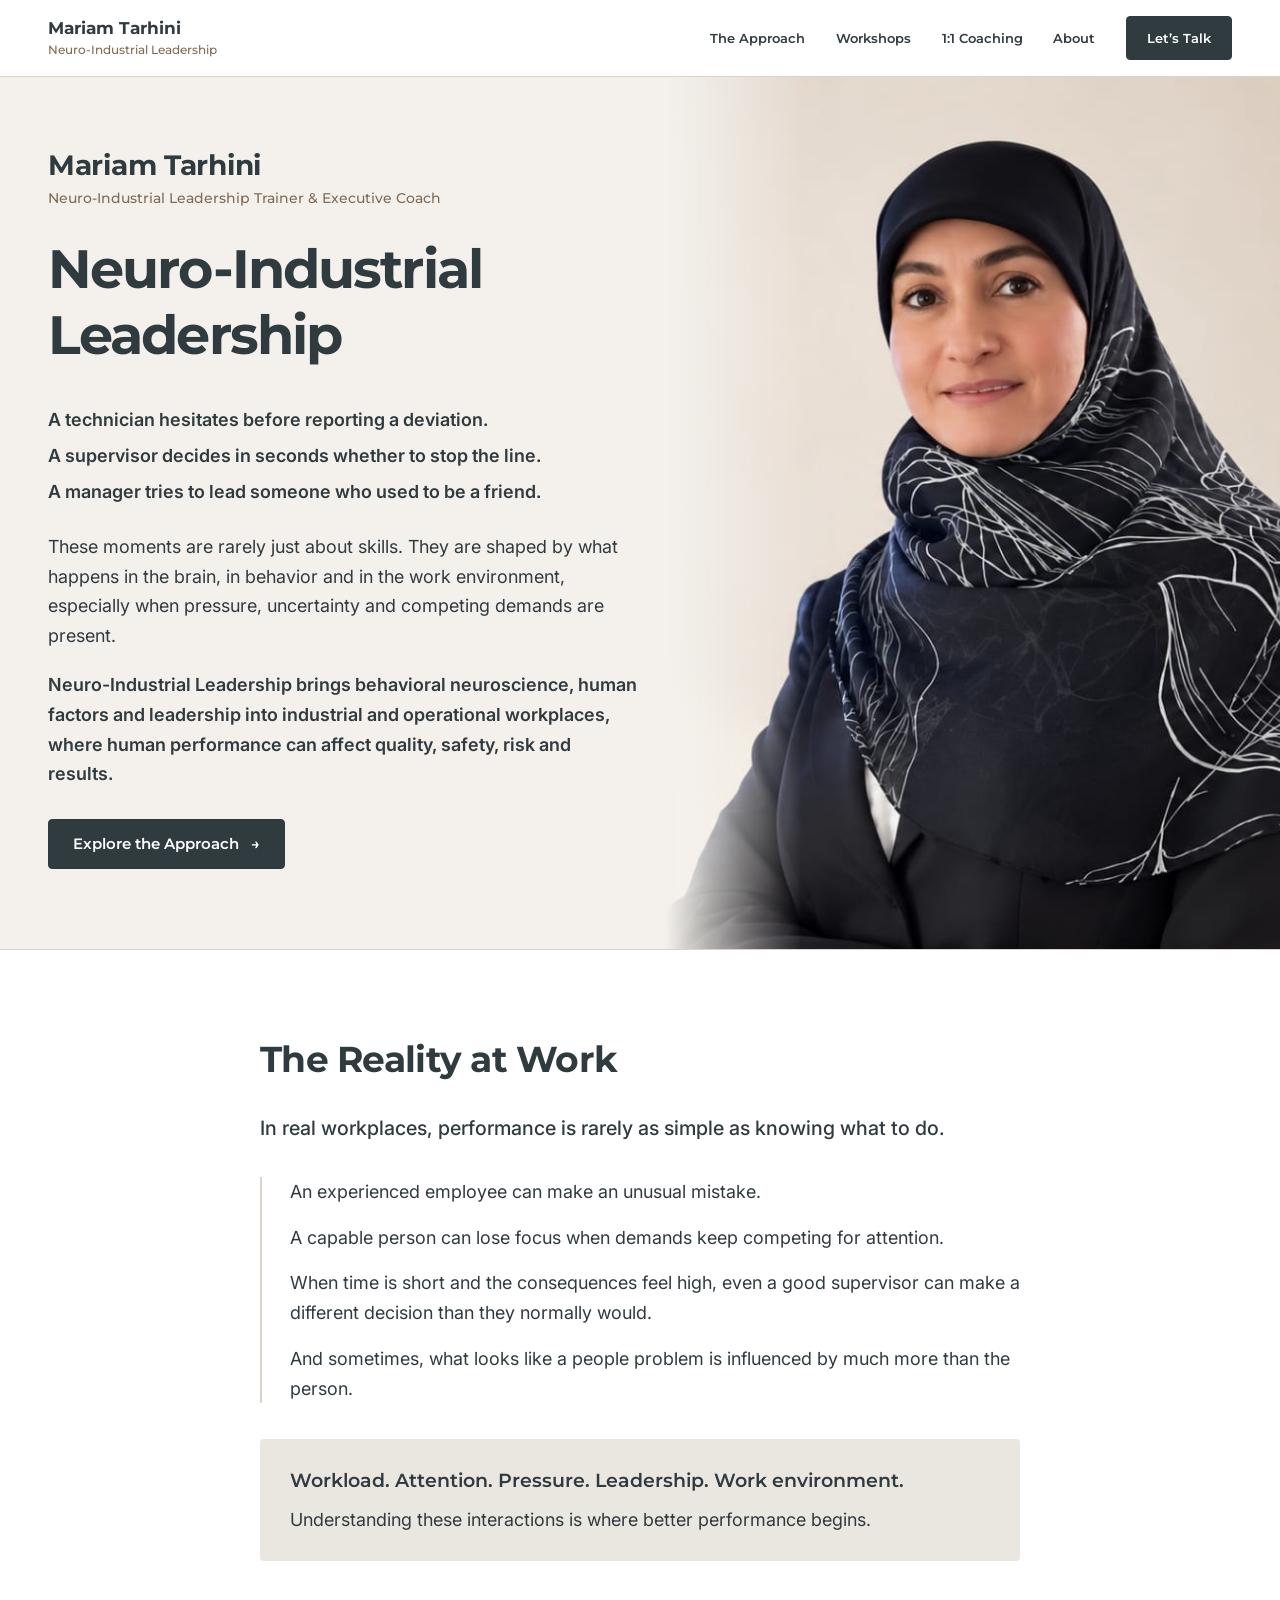
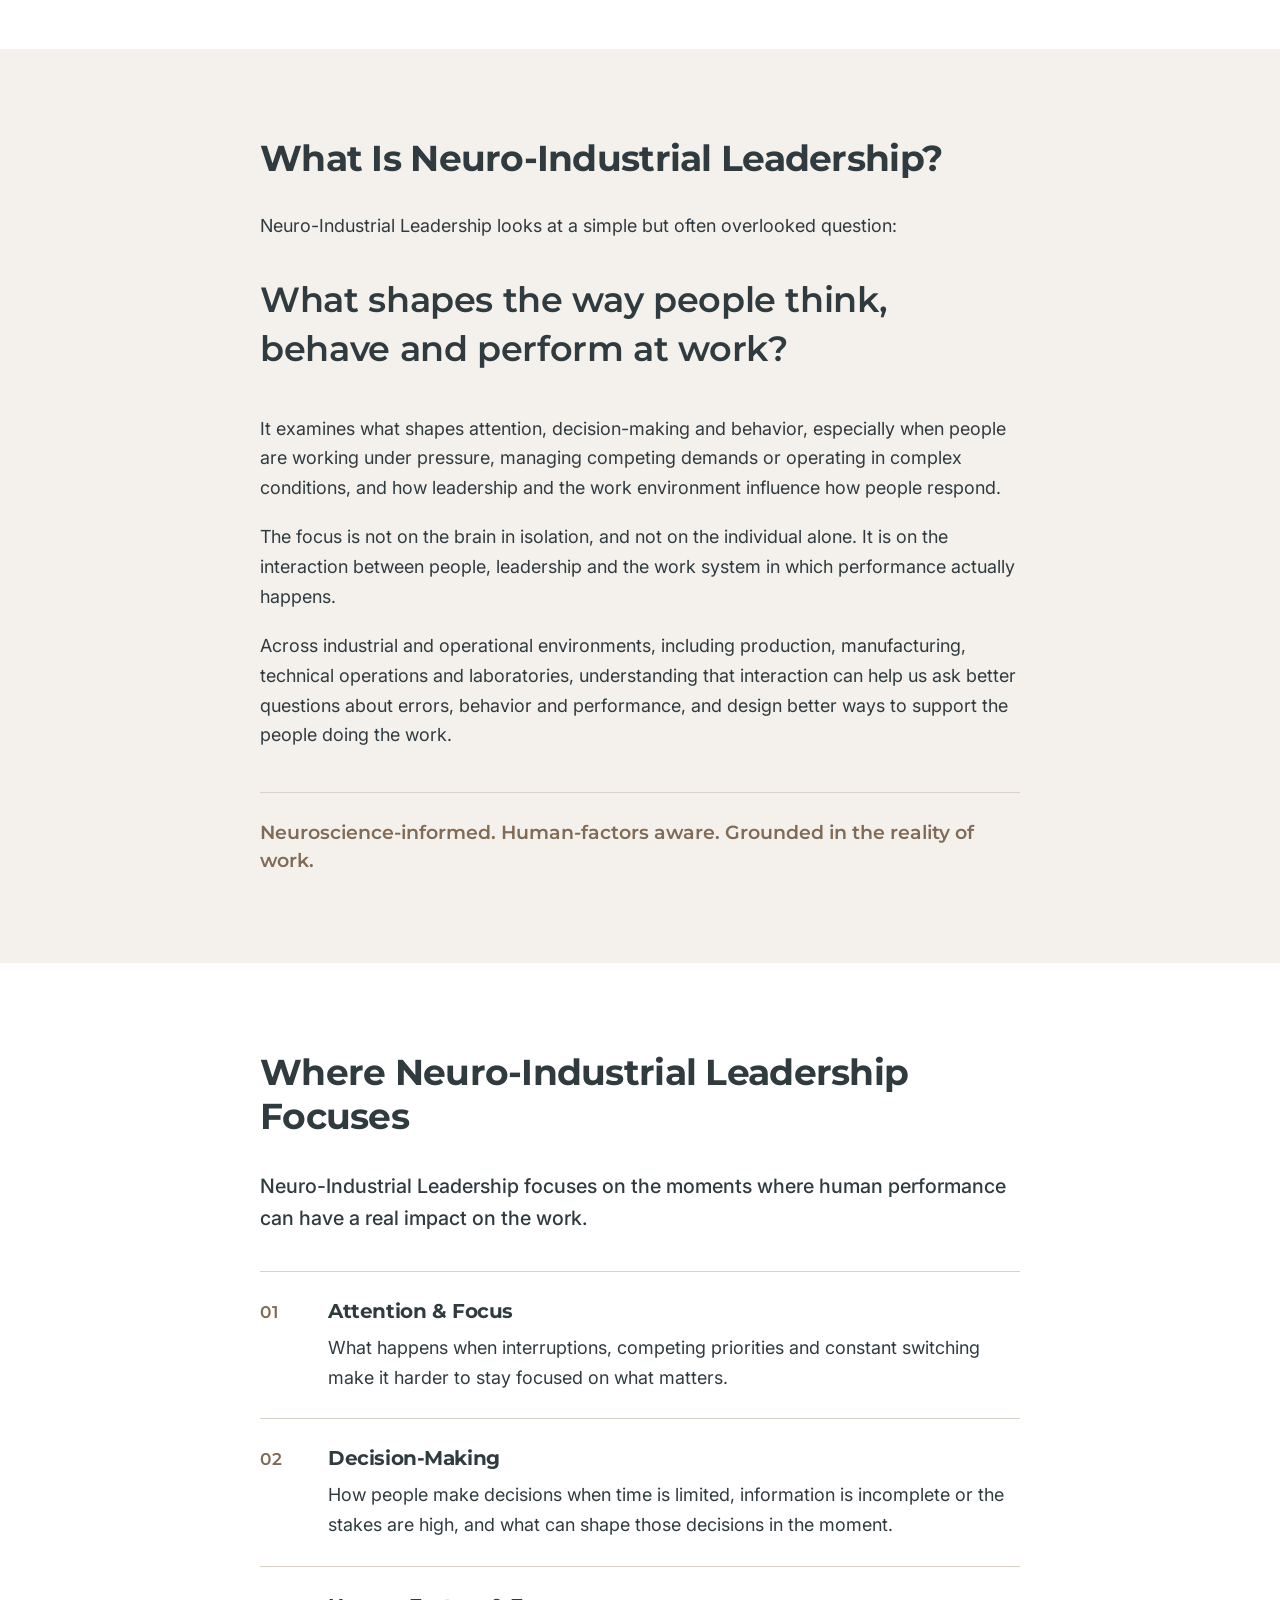
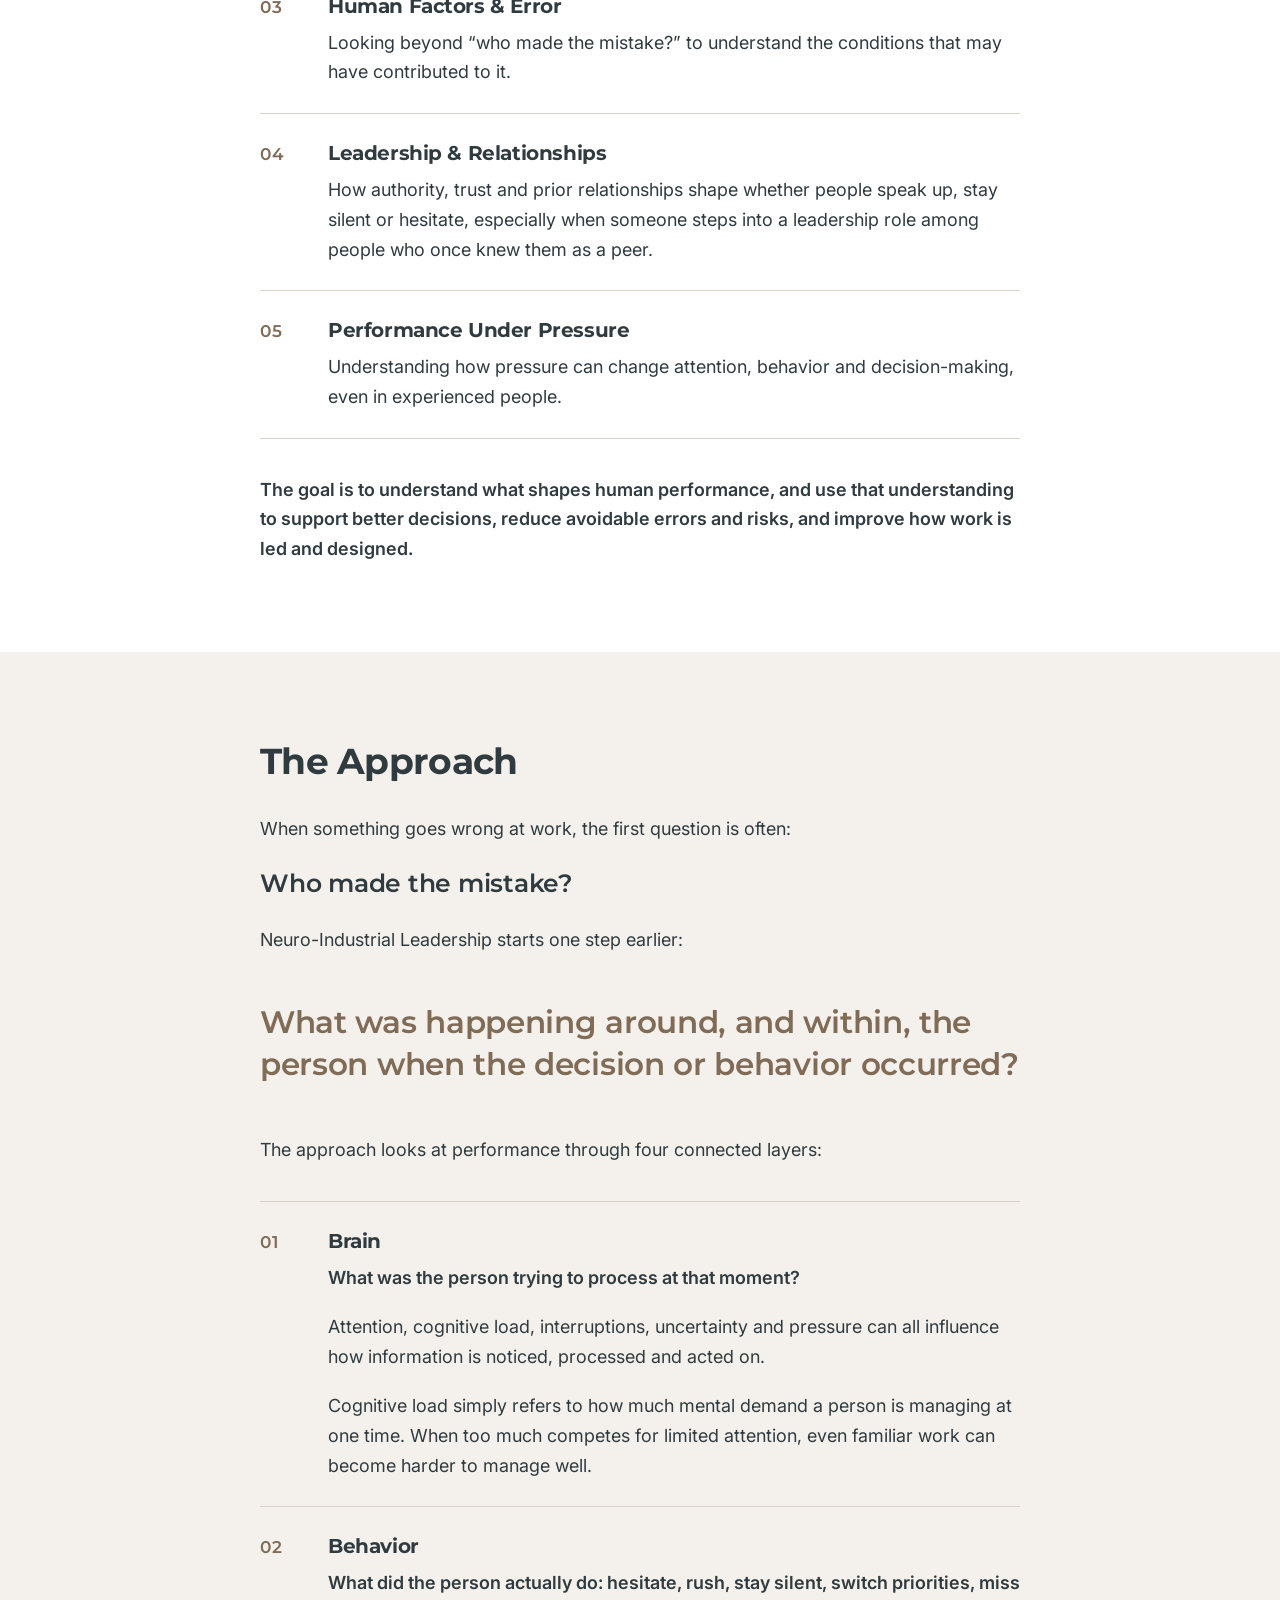
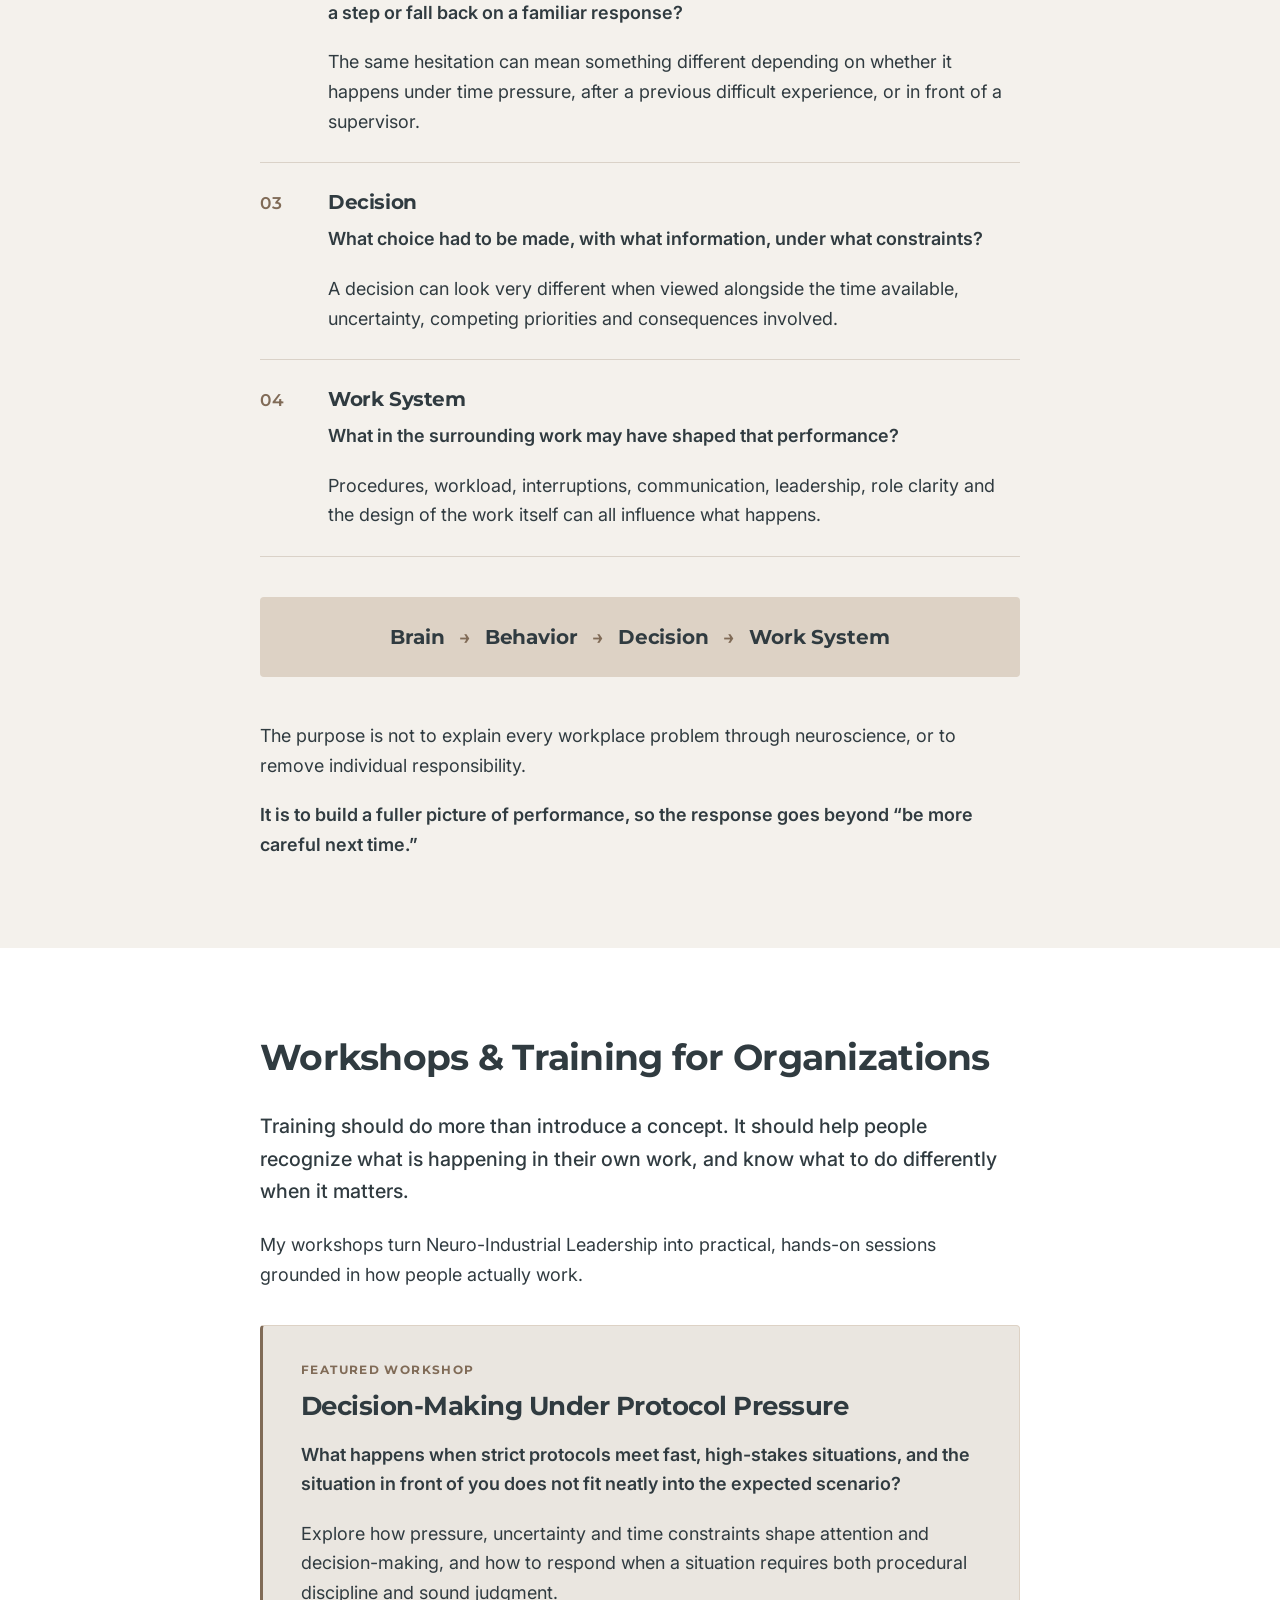
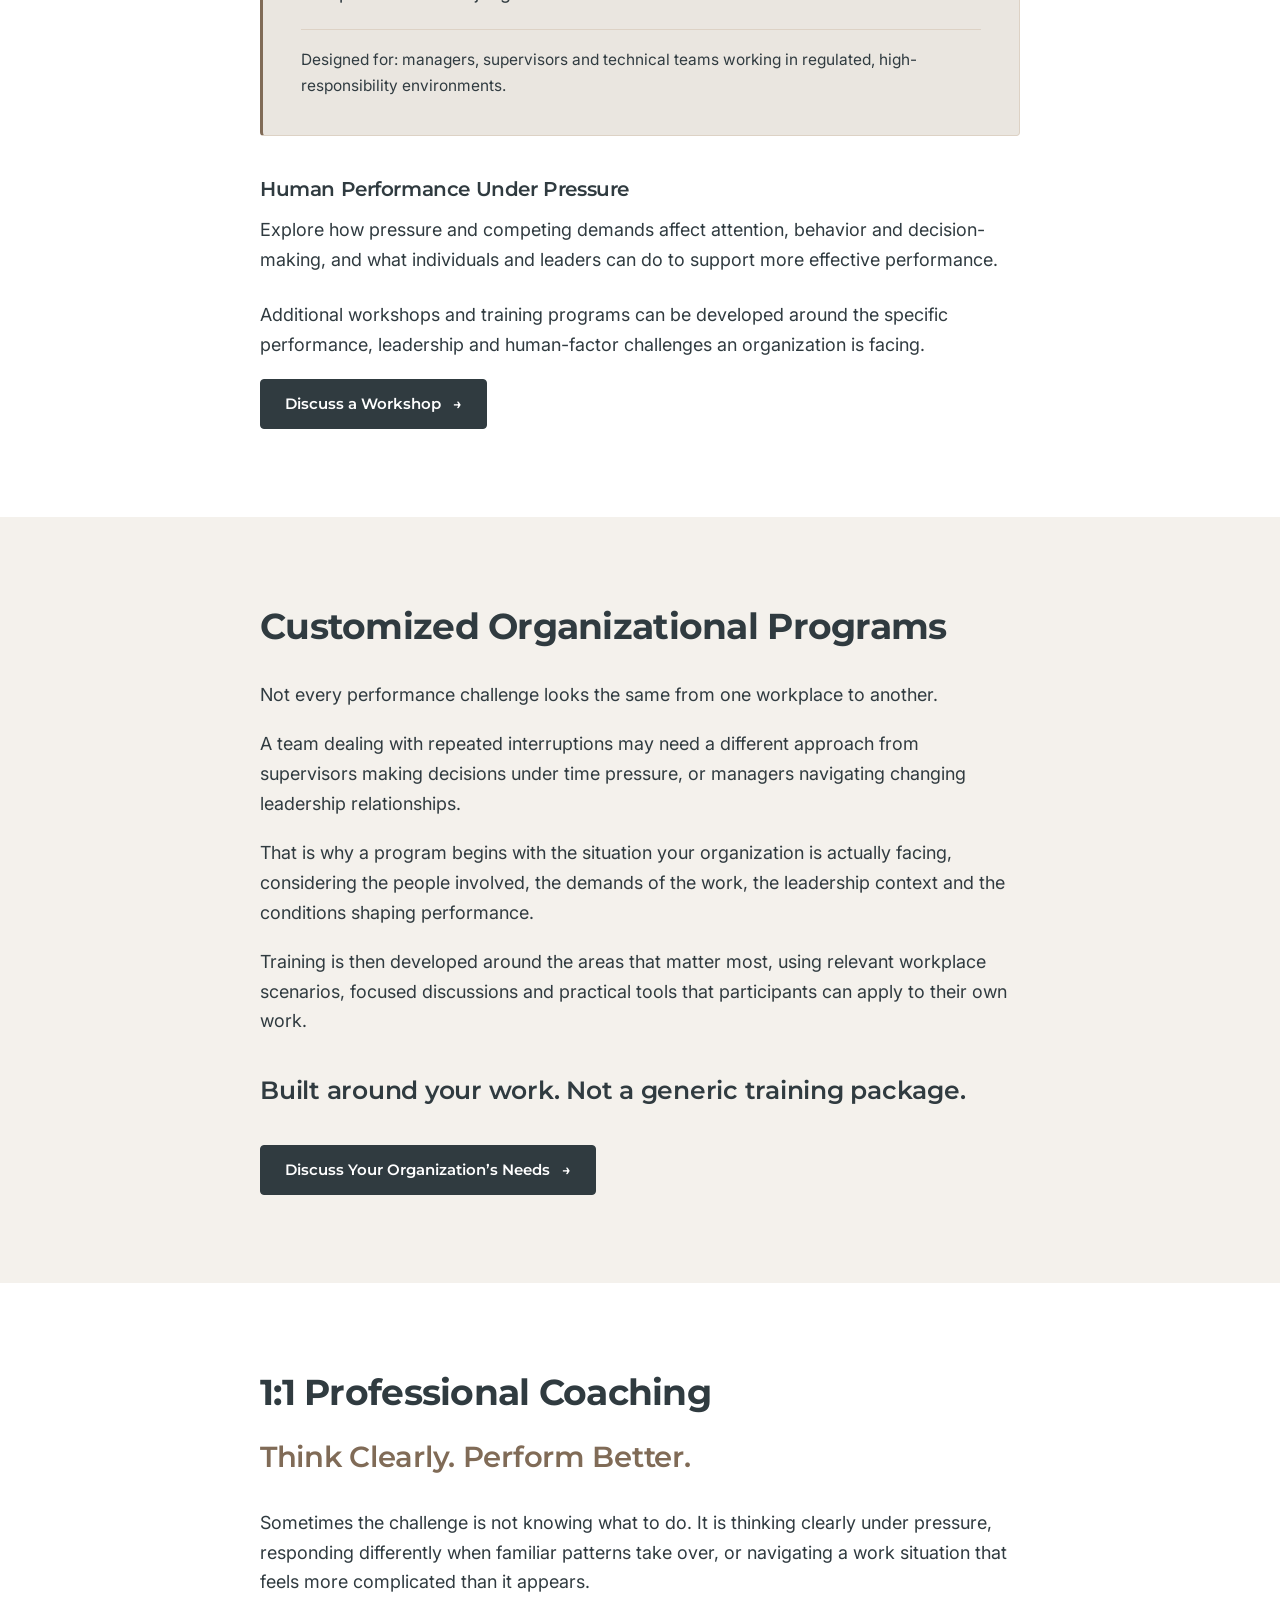
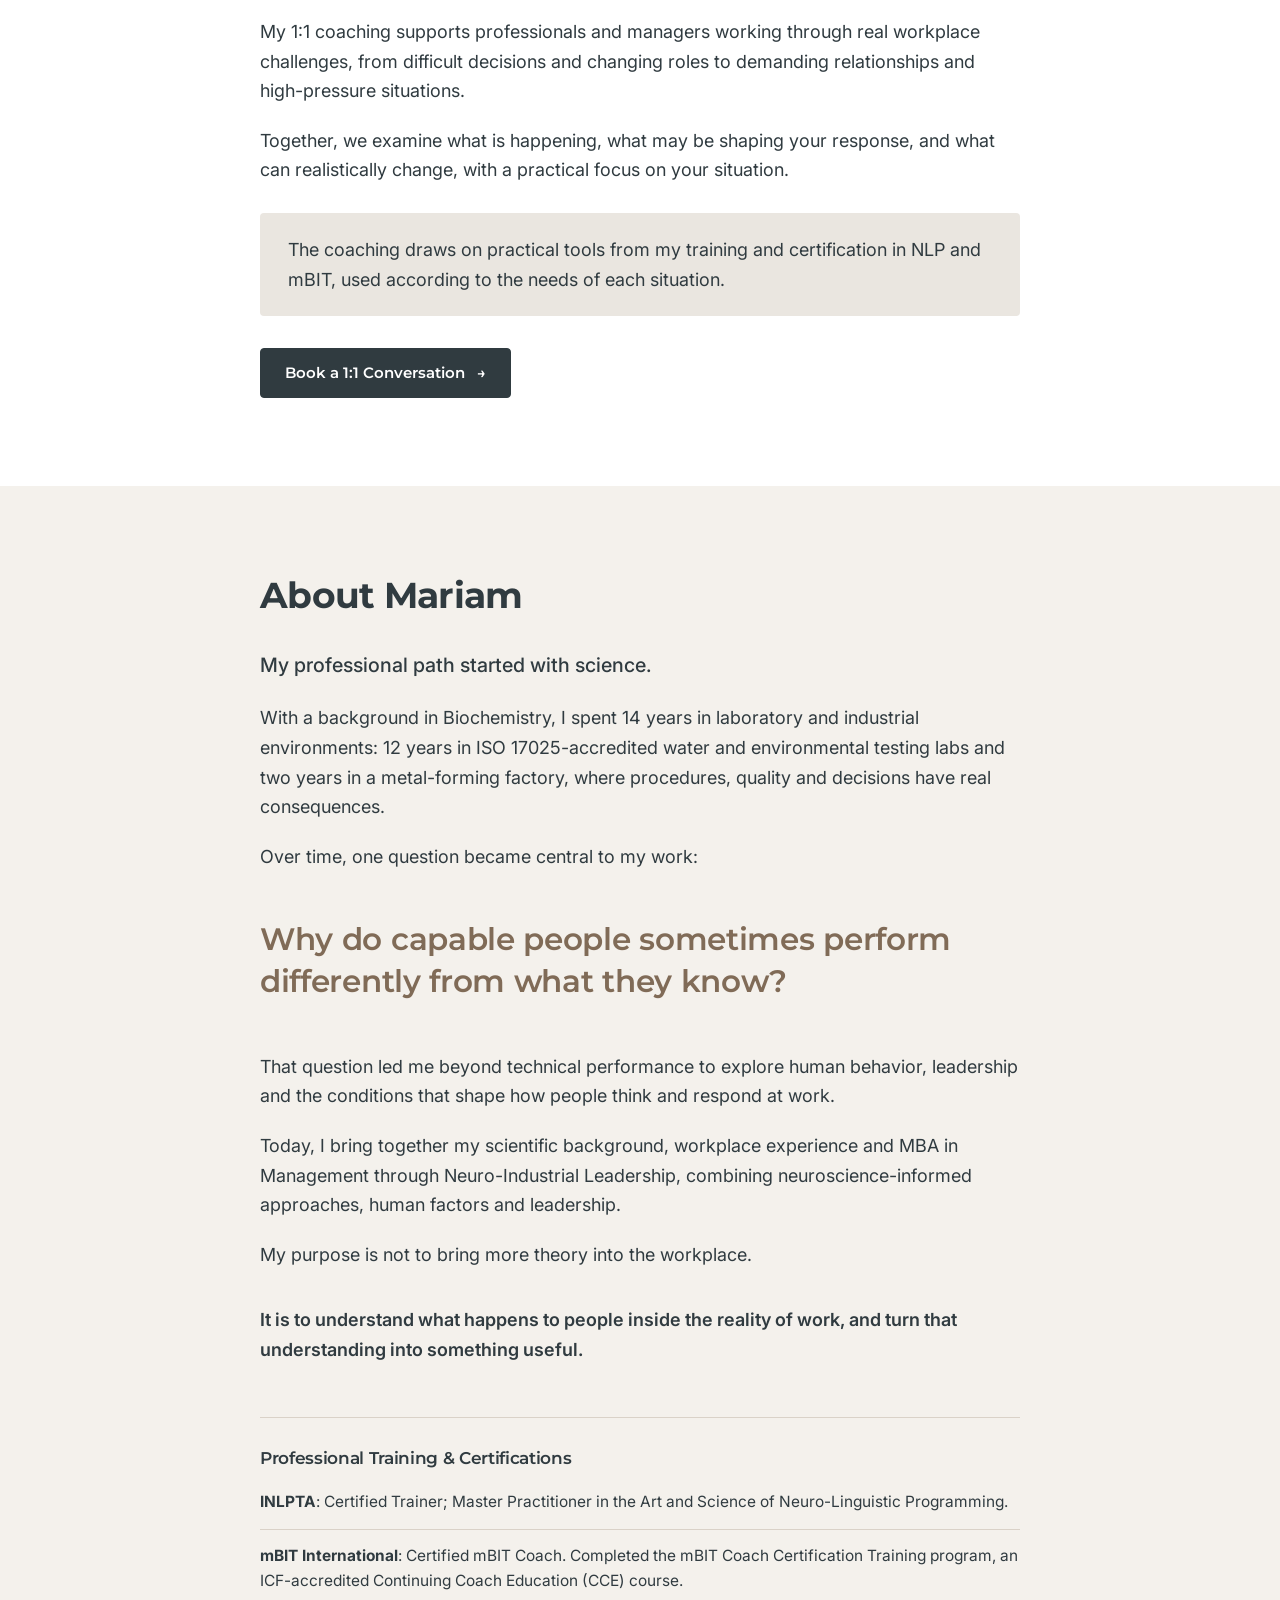
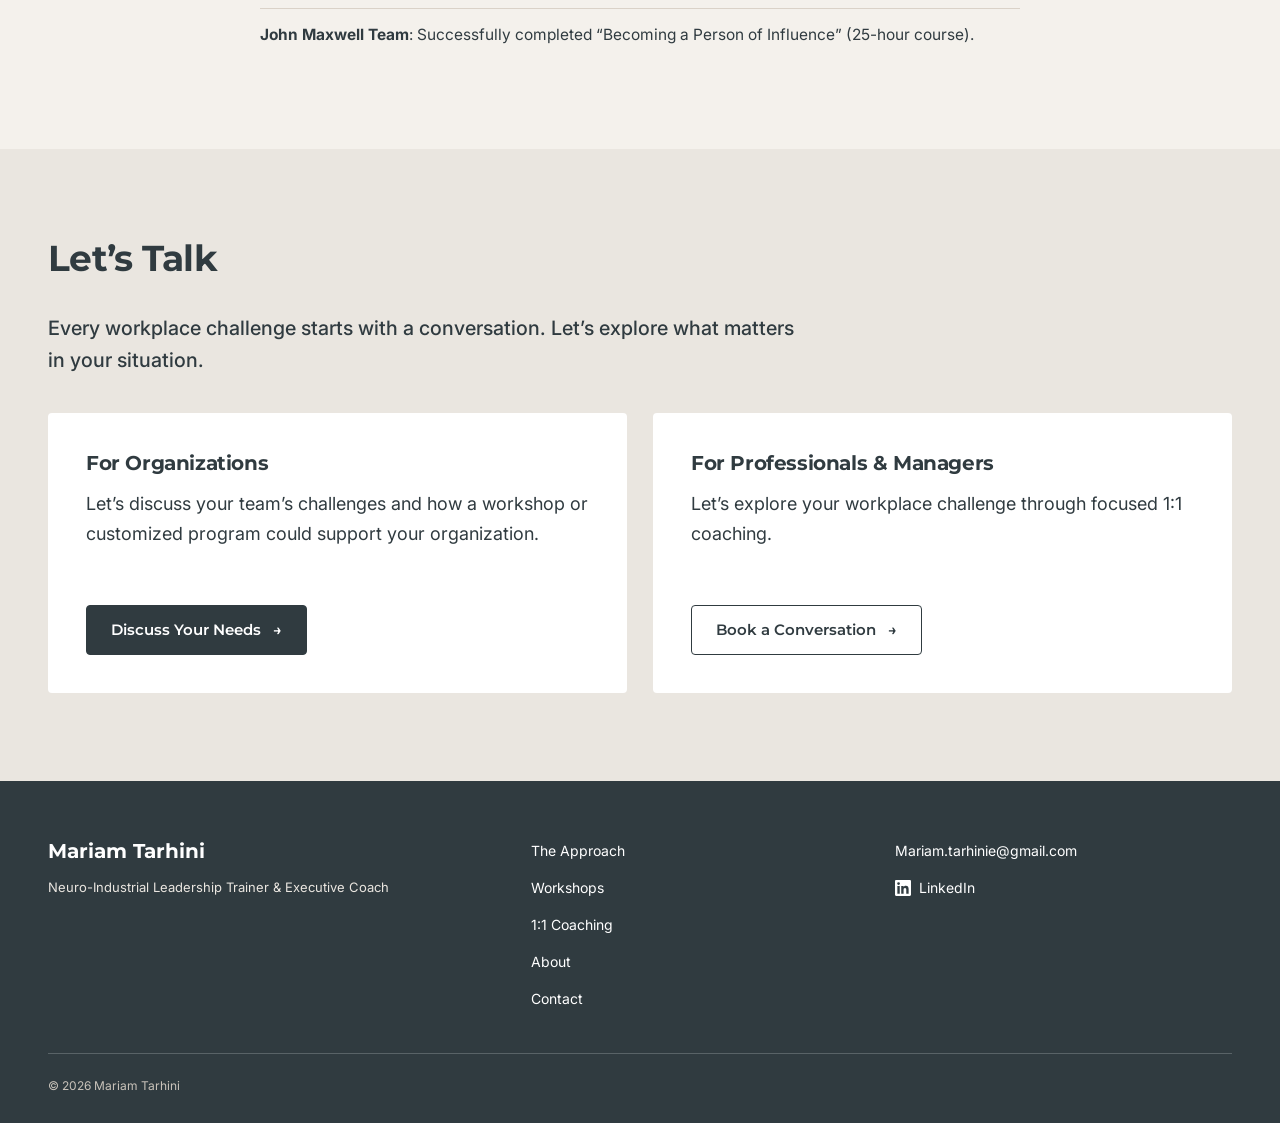
<file: index.html>
<!doctype html>
<html lang="en" dir="ltr">
<head>
  <meta charset="utf-8">
  <meta name="viewport" content="width=device-width, initial-scale=1">
  <title>Mariam Tarhini | Neuro-Industrial Leadership</title>
  <meta name="description" content="Mariam Tarhini | Neuro-Industrial Leadership. Neuroscience-informed training, human factors and leadership for industrial and operational workplaces.">
  <meta name="theme-color" content="#F4F1EC">
  <link rel="icon" href="favicon.svg" type="image/svg+xml">

  <!-- Open Graph / social sharing.
       og:url and og:image must be absolute: update the domain below if the site is not served from GitHub Pages. -->
  <meta property="og:type" content="website">
  <meta property="og:title" content="Mariam Tarhini | Neuro-Industrial Leadership">
  <meta property="og:description" content="Neuroscience-informed training, human factors and leadership for industrial and operational workplaces.">
  <meta property="og:url" content="https://rimtar10.github.io/Portfolios/">
  <meta property="og:image" content="https://rimtar10.github.io/Portfolios/assets/mariam-hero.jpg">
  <meta property="og:image:width" content="1600">
  <meta property="og:image:height" content="883">
  <meta property="og:image:alt" content="Portrait of Mariam Tarhini">
  <meta name="twitter:card" content="summary_large_image">

  <!-- Fonts: Montserrat (headings, navigation, buttons) + Inter (body). -->
  <link rel="preconnect" href="https://fonts.googleapis.com">
  <link rel="preconnect" href="https://fonts.gstatic.com" crossorigin>
  <link href="https://fonts.googleapis.com/css2?family=Inter:wght@400;500;600;700&family=Montserrat:wght@400;500;600;700&display=swap" rel="stylesheet">

  <link rel="preload" as="image" href="assets/mariam-hero.jpg">
  <link rel="stylesheet" href="styles.css?v=4">
  <script src="script.js?v=4" defer></script>
</head>
<body>
  <a class="skip-link" href="#main">Skip to content</a>

  <!-- ============ HEADER / NAVIGATION ============ -->
  <header class="site-header">
    <div class="container nav-inner">
      <a class="brand" href="#top">
        <strong>Mariam Tarhini</strong>
        <span>Neuro-Industrial Leadership</span>
      </a>

      <button class="menu-toggle" type="button" aria-expanded="false" aria-controls="site-nav" aria-label="Open navigation">
        <span></span><span></span><span></span>
      </button>

      <nav id="site-nav" class="site-nav" aria-label="Main navigation">
        <a href="#approach">The Approach</a>
        <a href="#workshops">Workshops</a>
        <a href="#coaching">1:1 Coaching</a>
        <a href="#about">About</a>
        <a class="nav-cta" href="#contact">Let’s Talk</a>
      </nav>
    </div>
  </header>

  <main id="main">

    <!-- ============ SECTION 01: HERO ============ -->
    <section id="top" class="hero">
      <div class="container hero-inner">
        <div class="hero-copy">
          <div class="identity">
            <strong>Mariam Tarhini</strong>
            <span>Neuro-Industrial Leadership Trainer &amp; Executive Coach</span>
          </div>

          <h1>Neuro-Industrial Leadership</h1>

          <div class="hero-text">
            <p class="hero-scene">A technician hesitates before reporting a deviation.</p>
            <p class="hero-scene">A supervisor decides in seconds whether to stop the line.</p>
            <p class="hero-scene">A manager tries to lead someone who used to be a friend.</p>

            <p class="hero-body">These moments are rarely just about skills. They are shaped by what happens in the brain, in behavior and in the work environment, especially when pressure, uncertainty and competing demands are present.</p>

            <p class="hero-statement">Neuro-Industrial Leadership brings behavioral neuroscience, human factors and leadership into industrial and operational workplaces, where human performance can affect quality, safety, risk and results.</p>

            <a class="button" href="#approach">Explore the Approach <span aria-hidden="true">→</span></a>
          </div>
        </div>
      </div>

      <!-- One image, two crops: desktop and mobile object-position are set in styles.css -->
      <div class="hero-portrait">
        <img src="assets/mariam-hero.jpg" alt="Portrait of Mariam Tarhini" width="1600" height="883" fetchpriority="high" decoding="async">
      </div>
    </section>

    <!-- ============ SECTION 02: THE REALITY AT WORK ============ -->
    <section id="reality" class="section">
      <div class="container narrow">
        <h2>The Reality at Work</h2>
        <p class="lead">In real workplaces, performance is rarely as simple as knowing what to do.</p>

        <div class="situation-list">
          <p>An experienced employee can make an unusual mistake.</p>
          <p>A capable person can lose focus when demands keep competing for attention.</p>
          <p>When time is short and the consequences feel high, even a good supervisor can make a different decision than they normally would.</p>
          <p>And sometimes, what looks like a people problem is influenced by much more than the person.</p>
        </div>

        <div class="reality-conclusion">
          <p class="strong-line">Workload. Attention. Pressure. Leadership. Work environment.</p>
          <p>Understanding these interactions is where better performance begins.</p>
        </div>
      </div>
    </section>

    <!-- ============ SECTION 03: WHAT IS NIL? ============ -->
    <section id="what-is-nil" class="section surface">
      <div class="container narrow">
        <h2>What Is Neuro-Industrial Leadership?</h2>
        <p>Neuro-Industrial Leadership looks at a simple but often overlooked question:</p>
        <p class="question">What shapes the way people think, behave and perform at work?</p>
        <p>It examines what shapes attention, decision-making and behavior, especially when people are working under pressure, managing competing demands or operating in complex conditions, and how leadership and the work environment influence how people respond.</p>
        <p>The focus is not on the brain in isolation, and not on the individual alone. It is on the interaction between people, leadership and the work system in which performance actually happens.</p>
        <p>Across industrial and operational environments, including production, manufacturing, technical operations and laboratories, understanding that interaction can help us ask better questions about errors, behavior and performance, and design better ways to support the people doing the work.</p>
        <p class="signature-light">Neuroscience-informed. Human-factors aware. Grounded in the reality of work.</p>
      </div>
    </section>

    <!-- ============ SECTION 04: WHERE NIL FOCUSES ============ -->
    <section id="focus" class="section">
      <div class="container narrow">
        <h2>Where Neuro-Industrial Leadership Focuses</h2>
        <p class="lead">Neuro-Industrial Leadership focuses on the moments where human performance can have a real impact on the work.</p>

        <!-- Number on the LEFT of its heading, on every screen size -->
        <div class="num-list">
          <div class="num-item">
            <span class="num" aria-hidden="true">01</span>
            <div>
              <h3>Attention &amp; Focus</h3>
              <p>What happens when interruptions, competing priorities and constant switching make it harder to stay focused on what matters.</p>
            </div>
          </div>
          <div class="num-item">
            <span class="num" aria-hidden="true">02</span>
            <div>
              <h3>Decision-Making</h3>
              <p>How people make decisions when time is limited, information is incomplete or the stakes are high, and what can shape those decisions in the moment.</p>
            </div>
          </div>
          <div class="num-item">
            <span class="num" aria-hidden="true">03</span>
            <div>
              <h3>Human Factors &amp; Error</h3>
              <p>Looking beyond “who made the mistake?” to understand the conditions that may have contributed to it.</p>
            </div>
          </div>
          <div class="num-item">
            <span class="num" aria-hidden="true">04</span>
            <div>
              <h3>Leadership &amp; Relationships</h3>
              <p>How authority, trust and prior relationships shape whether people speak up, stay silent or hesitate, especially when someone steps into a leadership role among people who once knew them as a peer.</p>
            </div>
          </div>
          <div class="num-item">
            <span class="num" aria-hidden="true">05</span>
            <div>
              <h3>Performance Under Pressure</h3>
              <p>Understanding how pressure can change attention, behavior and decision-making, even in experienced people.</p>
            </div>
          </div>
        </div>

        <p class="closing">The goal is to understand what shapes human performance, and use that understanding to support better decisions, reduce avoidable errors and risks, and improve how work is led and designed.</p>
      </div>
    </section>

    <!-- ============ SECTION 05: THE APPROACH ============ -->
    <section id="approach" class="section surface">
      <div class="container narrow">
        <h2>The Approach</h2>
        <p>When something goes wrong at work, the first question is often:</p>
        <p class="question-small">Who made the mistake?</p>
        <p>Neuro-Industrial Leadership starts one step earlier:</p>
        <p class="question taupe main-question">What was happening around, and within, the person when the decision or behavior occurred?</p>
        <p>The approach looks at performance through four connected layers:</p>

        <div class="num-list layers">
          <article class="num-item">
            <span class="num" aria-hidden="true">01</span>
            <div>
              <h3>Brain</h3>
              <p class="layer-question">What was the person trying to process at that moment?</p>
              <p>Attention, cognitive load, interruptions, uncertainty and pressure can all influence how information is noticed, processed and acted on.</p>
              <p>Cognitive load simply refers to how much mental demand a person is managing at one time. When too much competes for limited attention, even familiar work can become harder to manage well.</p>
            </div>
          </article>
          <article class="num-item">
            <span class="num" aria-hidden="true">02</span>
            <div>
              <h3>Behavior</h3>
              <p class="layer-question">What did the person actually do: hesitate, rush, stay silent, switch priorities, miss a step or fall back on a familiar response?</p>
              <p>The same hesitation can mean something different depending on whether it happens under time pressure, after a previous difficult experience, or in front of a supervisor.</p>
            </div>
          </article>
          <article class="num-item">
            <span class="num" aria-hidden="true">03</span>
            <div>
              <h3>Decision</h3>
              <p class="layer-question">What choice had to be made, with what information, under what constraints?</p>
              <p>A decision can look very different when viewed alongside the time available, uncertainty, competing priorities and consequences involved.</p>
            </div>
          </article>
          <article class="num-item">
            <span class="num" aria-hidden="true">04</span>
            <div>
              <h3>Work System</h3>
              <p class="layer-question">What in the surrounding work may have shaped that performance?</p>
              <p>Procedures, workload, interruptions, communication, leadership, role clarity and the design of the work itself can all influence what happens.</p>
            </div>
          </article>
        </div>

        <!-- Signature bar -->
        <p class="signature-bar">
          <span class="sig-step">Brain</span>
          <span class="sig-step"><span class="sig-arrow" aria-hidden="true">→</span>Behavior</span>
          <span class="sig-step"><span class="sig-arrow" aria-hidden="true">→</span>Decision</span>
          <span class="sig-step"><span class="sig-arrow" aria-hidden="true">→</span>Work System</span>
        </p>

        <div class="approach-close">
          <p>The purpose is not to explain every workplace problem through neuroscience, or to remove individual responsibility.</p>
          <p class="closing">It is to build a fuller picture of performance, so the response goes beyond “be more careful next time.”</p>
        </div>
      </div>
    </section>

    <!-- ============ SECTION 06: WORKSHOPS & TRAINING ============ -->
    <section id="workshops" class="section">
      <div class="container narrow">
        <h2>Workshops &amp; Training for Organizations</h2>
        <p class="lead">Training should do more than introduce a concept. It should help people recognize what is happening in their own work, and know what to do differently when it matters.</p>
        <p>My workshops turn Neuro-Industrial Leadership into practical, hands-on sessions grounded in how people actually work.</p>

        <article class="featured">
          <span class="eyebrow">Featured Workshop</span>
          <h3>Decision-Making Under Protocol Pressure</h3>
          <p class="feature-question">What happens when strict protocols meet fast, high-stakes situations, and the situation in front of you does not fit neatly into the expected scenario?</p>
          <p>Explore how pressure, uncertainty and time constraints shape attention and decision-making, and how to respond when a situation requires both procedural discipline and sound judgment.</p>
          <p class="small-copy">Designed for: managers, supervisors and technical teams working in regulated, high-responsibility environments.</p>
        </article>

        <article class="secondary-workshop">
          <h3>Human Performance Under Pressure</h3>
          <p>Explore how pressure and competing demands affect attention, behavior and decision-making, and what individuals and leaders can do to support more effective performance.</p>
        </article>

        <p>Additional workshops and training programs can be developed around the specific performance, leadership and human-factor challenges an organization is facing.</p>

        <!-- Opens the Organizational Discovery Call (Calendly) once its URL is set in script.js -->
        <a class="button" href="https://calendly.com/mariam-tarhinie/30min" target="_blank" rel="noopener noreferrer" data-calendly="org">Discuss a Workshop <span aria-hidden="true">→</span></a>
      </div>
    </section>

    <!-- ============ SECTION 07: CUSTOMIZED PROGRAMS ============ -->
    <section id="programs" class="section surface">
      <div class="container narrow">
        <h2>Customized Organizational Programs</h2>
        <p>Not every performance challenge looks the same from one workplace to another.</p>
        <p>A team dealing with repeated interruptions may need a different approach from supervisors making decisions under time pressure, or managers navigating changing leadership relationships.</p>
        <p>That is why a program begins with the situation your organization is actually facing, considering the people involved, the demands of the work, the leadership context and the conditions shaping performance.</p>
        <p>Training is then developed around the areas that matter most, using relevant workplace scenarios, focused discussions and practical tools that participants can apply to their own work.</p>
        <p class="question-small standalone">Built around your work. Not a generic training package.</p>

        <a class="button" href="https://calendly.com/mariam-tarhinie/30min" target="_blank" rel="noopener noreferrer" data-calendly="org">Discuss Your Organization’s Needs <span aria-hidden="true">→</span></a>
      </div>
    </section>

    <!-- ============ SECTION 08: 1:1 COACHING ============ -->
    <section id="coaching" class="section">
      <div class="container narrow">
        <h2>1:1 Professional Coaching</h2>
        <p class="subheading">Think Clearly. Perform Better.</p>
        <p>Sometimes the challenge is not knowing what to do. It is thinking clearly under pressure, responding differently when familiar patterns take over, or navigating a work situation that feels more complicated than it appears.</p>
        <p>My 1:1 coaching supports professionals and managers working through real workplace challenges, from difficult decisions and changing roles to demanding relationships and high-pressure situations.</p>
        <p>Together, we examine what is happening, what may be shaping your response, and what can realistically change, with a practical focus on your situation.</p>

        <div class="coaching-note">
          <p>The coaching draws on practical tools from my training and certification in NLP and mBIT, used according to the needs of each situation.</p>
        </div>

        <!-- Opens the 1:1 Coaching Conversation (Calendly) once its URL is set in script.js -->
        <a class="button" href="https://calendly.com/mariam-tarhinie/1-1-coaching-conversation" target="_blank" rel="noopener noreferrer" data-calendly="coaching">Book a 1:1 Conversation <span aria-hidden="true">→</span></a>
      </div>
    </section>

    <!-- ============ SECTION 09: ABOUT MARIAM ============ -->
    <section id="about" class="section surface">
      <div class="container narrow">
        <h2>About Mariam</h2>
        <p class="lead">My professional path started with science.</p>
        <p>With a background in Biochemistry, I spent 14 years in laboratory and industrial environments: 12 years in ISO 17025-accredited water and environmental testing labs and two years in a metal-forming factory, where procedures, quality and decisions have real consequences.</p>
        <p>Over time, one question became central to my work:</p>
        <p class="question taupe main-question">Why do capable people sometimes perform differently from what they know?</p>
        <p>That question led me beyond technical performance to explore human behavior, leadership and the conditions that shape how people think and respond at work.</p>
        <p>Today, I bring together my scientific background, workplace experience and MBA in Management through Neuro-Industrial Leadership, combining neuroscience-informed approaches, human factors and leadership.</p>
        <p>My purpose is not to bring more theory into the workplace.</p>
        <p class="closing">It is to understand what happens to people inside the reality of work, and turn that understanding into something useful.</p>

        <div class="certifications">
          <h3>Professional Training &amp; Certifications</h3>
          <ul class="cert-list">
            <li class="cert-item">
              <!-- Optional, only with permission: small INLPTA logo, secondary to the text.
                   <img class="cert-logo" src="assets/inlpta-logo.svg" alt="INLPTA: International NLP Trainers Association" loading="lazy"> -->
              <p><strong>INLPTA</strong>: Certified Trainer; Master Practitioner in the Art and Science of Neuro-Linguistic Programming.</p>
            </li>
            <li class="cert-item">
              <!-- Optional, only with permission: small mBIT logo, secondary to the text.
                   <img class="cert-logo" src="assets/mbit-logo.svg" alt="mBIT International" loading="lazy"> -->
              <p><strong>mBIT International</strong>: Certified mBIT Coach. Completed the mBIT Coach Certification Training program, an ICF-accredited Continuing Coach Education (CCE) course.</p>
            </li>
            <li class="cert-item">
              <!-- Text only by design: no John Maxwell or ICF logos. -->
              <p><strong>John Maxwell Team</strong>: Successfully completed “Becoming a Person of Influence” (25-hour course).</p>
            </li>
          </ul>
        </div>
      </div>
    </section>

    <!-- ============ SECTION 10: LET'S TALK ============ -->
    <section id="contact" class="section contact">
      <div class="container">
        <h2>Let’s Talk</h2>
        <p class="lead">Every workplace challenge starts with a conversation. Let’s explore what matters in your situation.</p>

        <div class="contact-grid">
          <article class="contact-card">
            <h3>For Organizations</h3>
            <p>Let’s discuss your team’s challenges and how a workshop or customized program could support your organization.</p>
            <!-- Organizational Discovery Call, 30 min. Falls back to email until the Calendly URL is set. -->
            <a class="button" href="https://calendly.com/mariam-tarhinie/30min" target="_blank" rel="noopener noreferrer" data-calendly="org">Discuss Your Needs <span aria-hidden="true">→</span></a>
          </article>

          <article class="contact-card" id="contact-professionals">
            <h3>For Professionals &amp; Managers</h3>
            <p>Let’s explore your workplace challenge through focused 1:1 coaching.</p>
            <!-- 1:1 Coaching Conversation, 20 min. Stays disabled until the Calendly URL is set (no fake link). -->
            <a class="button button-outline" href="https://calendly.com/mariam-tarhinie/1-1-coaching-conversation" target="_blank" rel="noopener noreferrer" data-calendly="coaching">Book a Conversation <span aria-hidden="true">→</span></a>
          </article>
        </div>
      </div>
    </section>

  </main>

  <!-- ============ FOOTER ============ -->
  <footer class="footer">
    <div class="container footer-inner">
      <div>
        <strong class="footer-name">Mariam Tarhini</strong>
        <p>Neuro-Industrial Leadership Trainer &amp; Executive Coach</p>
      </div>

      <nav class="footer-links" aria-label="Footer navigation">
        <a href="#approach">The Approach</a>
        <a href="#workshops">Workshops</a>
        <a href="#coaching">1:1 Coaching</a>
        <a href="#about">About</a>
        <a href="#contact">Contact</a>
      </nav>

      <div class="footer-contact">
        <a href="mailto:Mariam.tarhinie@gmail.com">Mariam.tarhinie@gmail.com</a>
        <a class="linkedin-link" href="https://www.linkedin.com/in/mariam-tarhini-6b8301311" target="_blank" rel="noopener noreferrer">
          <svg aria-hidden="true" focusable="false" width="16" height="16" viewBox="0 0 24 24" fill="currentColor"><path d="M20.45 20.45h-3.56v-5.57c0-1.33-.02-3.04-1.85-3.04-1.85 0-2.14 1.45-2.14 2.94v5.67H9.35V9h3.41v1.56h.05c.48-.9 1.64-1.85 3.37-1.85 3.6 0 4.27 2.37 4.27 5.46v6.28zM5.34 7.43a2.06 2.06 0 1 1 0-4.13 2.06 2.06 0 0 1 0 4.13zM7.12 20.45H3.55V9h3.57v11.45zM22.22 0H1.77C.79 0 0 .77 0 1.73v20.54C0 23.23.79 24 1.77 24h20.45c.98 0 1.78-.77 1.78-1.73V1.73C24 .77 23.2 0 22.22 0z"/></svg>
          <span>LinkedIn</span>
          <span class="visually-hidden">(opens in a new tab)</span>
        </a>
      </div>

      <p class="copyright">© <span id="year">2026</span> Mariam Tarhini</p>
    </div>
  </footer>
</body>
</html>
</file>
<file: styles.css>
/* ==========================================================
   Mariam Tarhini: Neuro-Industrial Leadership
   Approved design system. Plain CSS, no build tools.
   ========================================================== */

:root {
  /* Colors (approved palette; no new hues) */
  --white: #FFFFFF;
  --surface: #F4F1EC;        /* warm off-white, clearly distinct from white */
  --beige-light: #EAE6E0;    /* light beige */
  --beige: #DDD2C5;          /* signature beige */
  --rule: #DAD2C8;           /* dividers, visible on laptop displays */
  --charcoal: #303B40;
  --taupe: #806B57;          /* warm taupe: numbers, labels, approved highlights */

  /* Type */
  --body: Inter, -apple-system, BlinkMacSystemFont, "Segoe UI", Roboto, Arial, sans-serif;
  --heading: Montserrat, -apple-system, BlinkMacSystemFont, "Segoe UI", Roboto, Arial, sans-serif;

  /* Layout */
  --gutter: 48px;
  --section-y: 88px;
  --header-h: 76px;
  --radius: 4px;
}

/* ---------- Base ---------- */
*, *::before, *::after { box-sizing: border-box; }

html {
  scroll-behavior: smooth;
  scroll-padding-top: calc(var(--header-h) + 12px);
  -webkit-text-size-adjust: 100%;
}

body {
  margin: 0;
  background: var(--white);
  color: var(--charcoal);
  font-family: var(--body);
  font-size: 18px;
  line-height: 1.65;
  text-align: left;
  -webkit-font-smoothing: antialiased;
  overflow-wrap: break-word;
}

img { max-width: 100%; height: auto; display: block; }
a { color: inherit; }
p { margin: 0 0 1.1em; }

a:focus-visible,
button:focus-visible {
  outline: 3px solid var(--taupe);
  outline-offset: 4px;
}

h1, h2, h3 {
  font-family: var(--heading);
  font-weight: 700;
  line-height: 1.22;
  letter-spacing: -0.02em;
  margin: 0 0 0.7em;
}
h1 { font-size: clamp(2.1rem, 4.2vw, 3.6rem); letter-spacing: -0.035em; }
h2 { font-size: clamp(27px, 3.2vw, 36px); margin-bottom: .85em; }
h3 { font-size: clamp(1.15rem, 1.6vw, 1.35rem); font-weight: 600; }

.visually-hidden {
  position: absolute;
  width: 1px; height: 1px;
  margin: -1px; padding: 0;
  overflow: hidden;
  clip: rect(0 0 0 0);
  white-space: nowrap;
  border: 0;
}

/* ---------- Layout ---------- */
.container {
  width: min(1200px, calc(100% - (var(--gutter) * 2)));
  margin-inline: auto;
}
.narrow { max-width: 760px; }   /* controlled reading width */

.section { padding: var(--section-y) 0; }
.surface { background: var(--surface); }

/* ---------- Shared text treatments ---------- */
.lead { font-size: 1.1em; font-weight: 500; }
.strong-line, .closing { font-weight: 600; }
.closing { margin-top: 2em; margin-bottom: 0; }
.taupe { color: var(--taupe); }

.question,
.question-small,
.subheading {
  font-family: var(--heading);
  font-weight: 600;
  line-height: 1.38;
  letter-spacing: -0.01em;
}
.question { font-size: clamp(1.4rem, 2.4vw, 1.95rem); margin: 1.1em 0; }
.question-small { font-size: clamp(1.2rem, 2vw, 1.55rem); margin: .9em 0 1em; }
.main-question { margin: 1.5em 0 1.6em; }

/* ---------- Buttons ---------- */
.button,
.nav-cta {
  display: inline-flex;
  align-items: center;
  justify-content: center;
  gap: 12px;
  min-height: 50px;
  max-width: 100%;
  padding: 13px 24px;
  background: var(--charcoal);
  color: var(--white);
  border: 1.5px solid var(--charcoal);
  border-radius: var(--radius);
  font: 600 15px/1.35 var(--heading);
  text-decoration: none;
  white-space: nowrap;           /* CTA labels never wrap */
  transition: background-color .18s ease, color .18s ease;
}
.button:hover, .nav-cta:hover { background: #46555A; }

.button-outline { background: transparent; color: var(--charcoal); }
.button-outline:hover { background: var(--charcoal); color: var(--white); }

/* Only while a Calendly URL is still missing in script.js */
.is-pending { opacity: .6; cursor: not-allowed; }
.is-pending:hover { background: transparent; color: var(--charcoal); }

/* ---------- Skip link ---------- */
.skip-link {
  position: absolute;
  top: -80px; left: 12px;
  z-index: 20;
  padding: 10px 14px;
  background: var(--white);
  font: 600 14px var(--heading);
}
.skip-link:focus { top: 12px; }

/* ---------- Header / navigation ---------- */
.site-header {
  position: sticky;
  top: 0;
  z-index: 10;
  background: var(--white);
  border-bottom: 1px solid var(--rule);
}
.nav-inner {
  height: var(--header-h);
  display: flex;
  align-items: center;
  justify-content: space-between;
  gap: 24px;
  transition: height .2s ease;
}
.brand {
  display: flex;
  flex-direction: column;
  justify-content: center;
  line-height: 1.3;
  text-decoration: none;
}
.brand strong { font: 700 17px/1.25 var(--heading); }
.brand span { font: 500 11.5px/1.3 var(--heading); color: var(--taupe); margin-top: 3px; }

.site-nav { display: flex; align-items: center; gap: clamp(16px, 2.4vw, 32px); }
.site-nav > a:not(.nav-cta) {
  font: 600 13px/1 var(--heading);
  text-decoration: none;
  white-space: nowrap;
  padding: 10px 0;
}
.site-nav > a:not(.nav-cta):hover { text-decoration: underline; text-underline-offset: 6px; }
.site-nav .nav-cta { min-height: 44px; padding: 10px 20px; font-size: 13px; line-height: 1; }

.menu-toggle { display: none; }

/* ---------- 01 Hero ---------- */
.hero {
  position: relative;
  overflow: hidden;
  background: var(--surface);
  border-bottom: 1px solid var(--rule);
}
.hero-inner { position: relative; z-index: 1; padding: 72px 0 80px; }
.hero-copy { width: min(50%, 590px); }

.identity { display: flex; flex-direction: column; gap: 6px; margin-bottom: 28px; }
.identity strong { font: 700 28px/1.2 var(--heading); letter-spacing: -0.01em; }
.identity span { font: 500 14px/1.4 var(--heading); color: var(--taupe); }

.hero h1 { margin-bottom: .7em; }
.hero-scene { font-weight: 600; margin-bottom: .35em; }
.hero-body { margin-top: 1.4em; }
.hero-statement { font-weight: 600; }
.hero .button { margin-top: 10px; }

/* Desktop: full-height photo panel on the right, flush with the page edge.
   Its left edge fades into the warm background; the copy keeps the left side. */
.hero-portrait {
  position: absolute;
  top: 0;
  right: 0;
  bottom: 0;
  width: min(48vw, 780px);
}
.hero-portrait img {
  width: 100%;
  height: 100%;
  object-fit: cover;
  object-position: 88% 0;         /* desktop crop: keeps Mariam centred in the panel */
  -webkit-mask-image: linear-gradient(to right, transparent 0, #000 22%);
  mask-image: linear-gradient(to right, transparent 0, #000 22%);
}

/* ---------- Numbered lists (04 focus areas, 05 layers) ----------
   Narrow number column on the left, content beside it, subtle dividers. */
.num-list { margin-top: 36px; border-bottom: 1px solid var(--rule); }
.num-item {
  display: grid;
  grid-template-columns: 56px minmax(0, 1fr);
  column-gap: 12px;
  align-items: baseline;
  padding: 26px 0;
  border-top: 1px solid var(--rule);
}
.num {
  font: 600 17px/1.22 var(--heading);
  letter-spacing: .04em;
  color: var(--taupe);
}
.num-item h3 { margin: 0 0 10px; font-weight: 700; }
.num-item p:last-child { margin-bottom: 0; }
.layer-question { font-weight: 600; }

/* ---------- 02 The Reality at Work ---------- */
.situation-list {
  border-left: 2px solid var(--beige);
  padding-left: 28px;
  margin: 32px 0 36px;
}
.situation-list p { margin-bottom: 16px; }
.situation-list p:last-child { margin-bottom: 0; }

.reality-conclusion { background: var(--beige-light); padding: 26px 30px; border-radius: var(--radius); }
.reality-conclusion p:last-child { margin: 0; }
.reality-conclusion .strong-line { font-family: var(--heading); font-size: 1.05em; margin-bottom: .45em; }

/* ---------- 03 What is NIL? ---------- */
#what-is-nil .question { font-size: clamp(1.5rem, 2.8vw, 2.2rem); margin: 1em 0 1.15em; }
.signature-light {
  border-top: 1px solid var(--rule);
  color: var(--taupe);
  font: 600 1.05em/1.5 var(--heading);
  padding-top: 26px;
  margin: 2.2em 0 0;
}

/* ---------- 05 The Approach ---------- */
.signature-bar {
  display: flex;
  flex-wrap: wrap;
  justify-content: center;
  align-items: center;
  gap: 6px 0;
  background: var(--beige);
  border-radius: var(--radius);
  font: 700 clamp(15px, 2vw, 20px)/1.4 var(--heading);
  letter-spacing: -0.005em;
  text-align: center;
  padding: 26px 16px;
  margin: 40px 0 0;
}
.sig-step { white-space: nowrap; }
.sig-arrow { display: inline-block; padding: 0 .7em; color: var(--taupe); font-weight: 600; }
.approach-close { margin-top: 44px; }
.approach-close .closing { margin-top: 0; }

/* ---------- 06 Workshops ---------- */
.featured {
  background: var(--beige-light);
  border: 1px solid var(--beige);
  border-left: 3px solid var(--taupe);
  padding: 36px 38px;
  margin: 36px 0;
  border-radius: var(--radius);
}
.eyebrow {
  display: block;
  font: 700 11.5px/1.4 var(--heading);
  letter-spacing: .12em;
  text-transform: uppercase;
  color: var(--taupe);
  margin-bottom: 12px;
}
.featured h3 { font-size: clamp(1.3rem, 2vw, 1.6rem); font-weight: 700; }
.feature-question { font-weight: 600; }
.small-copy {
  font-size: .86em;
  margin: 1.4em 0 0;
  padding-top: 1.1em;
  border-top: 1px solid var(--beige);
}
.secondary-workshop { margin: 40px 0 26px; }
.secondary-workshop p { margin-bottom: 0; }

/* ---------- 07 Programs ---------- */
.standalone { margin: 1.5em 0 1.5em; }

/* ---------- 08 Coaching ---------- */
.subheading { color: var(--taupe); font-size: clamp(1.3rem, 2.3vw, 1.8rem); margin: -.3em 0 1.1em; }
.coaching-note { background: var(--beige-light); padding: 22px 28px; margin: 28px 0 32px; border-radius: var(--radius); }
.coaching-note p { margin: 0; }

/* ---------- 09 About ---------- */
.certifications { border-top: 1px solid var(--rule); margin-top: 52px; padding-top: 30px; }
.certifications h3 { font-size: 1.05rem; margin-bottom: 8px; }
.cert-list { list-style: none; margin: 0; padding: 0; }
.cert-item { font-size: .86em; line-height: 1.6; padding: 14px 0; }
.cert-item + .cert-item { border-top: 1px solid var(--rule); }
.cert-item p { margin: 0; }
.cert-item strong { font-weight: 700; }
/* If permitted logos are added later: small and secondary to the text */
.cert-logo { height: 36px; width: auto; max-width: 140px; object-fit: contain; margin-bottom: 10px; }

/* ---------- 10 Let's Talk ---------- */
.contact { background: var(--beige-light); }
.contact .container > h2,
.contact .container > .lead { max-width: 760px; }
.contact-grid {
  display: grid;
  grid-template-columns: 1fr 1fr;      /* equal width, equal height */
  gap: 26px;
  margin-top: 36px;
}
.contact-card {
  background: var(--white);
  padding: 38px;
  min-height: 280px;
  display: flex;
  flex-direction: column;
  align-items: flex-start;
  border-radius: var(--radius);
  scroll-margin-top: 16px;
}
.contact-card h3 { font-size: 20px; font-weight: 700; }
.contact-card p { margin-bottom: 30px; }
.contact-card .button { margin-top: auto; }   /* bottom-aligned CTAs */

/* ---------- Footer ---------- */
.footer { background: var(--charcoal); color: var(--white); padding: 56px 0 28px; }
.footer-inner { display: grid; grid-template-columns: 1.35fr 1fr 1fr; gap: 28px; }
.footer-name { font: 700 20px/1.3 var(--heading); }
.footer p { font-size: 13px; color: var(--beige-light); margin: 10px 0; }
.footer-links, .footer-contact { display: flex; flex-direction: column; align-items: flex-start; gap: 10px; }
.footer a { font-size: 14px; text-decoration: none; overflow-wrap: anywhere; padding: 2px 0; }
.footer a:hover { text-decoration: underline; text-underline-offset: 4px; }
.footer a:focus-visible { outline-color: var(--beige); }
.linkedin-link { display: inline-flex; align-items: center; gap: 8px; }
.copyright {
  grid-column: 1 / -1;
  border-top: 1px solid #596367;
  padding-top: 22px;
  margin: 12px 0 0 !important;
  font-size: 12px !important;
  color: #C9C3BA !important;      /* visually secondary */
}

/* ==========================================================
   Responsive
   ========================================================== */

/* Laptop */
@media (max-width: 1180px) {
  :root { --gutter: 32px; }
  .hero-inner { padding: 56px 0 64px; }
  .hero-copy { width: 50%; font-size: 17px; }
  .hero-portrait { width: 46vw; }
  .hero-portrait img { object-position: 84% 0; }
}

/* Tablet and mobile: menu button, single-column hero */
@media (max-width: 900px) {
  :root { --header-h: 64px; --section-y: 68px; }

  /* Sticky header gets shorter once the page is scrolled */
  .site-header.is-scrolled { --header-h: 54px; }

  .menu-toggle {
    display: flex;
    flex-direction: column;
    justify-content: center;
    align-items: center;
    gap: 5px;
    width: 44px; height: 44px;
    padding: 0;
    border: 1px solid var(--rule);
    border-radius: var(--radius);
    background: var(--white);
    cursor: pointer;
  }
  .menu-toggle span { display: block; width: 20px; height: 2px; background: var(--charcoal); transition: transform .2s ease, opacity .2s ease; }
  .menu-toggle[aria-expanded="true"] span:nth-child(1) { transform: translateY(7px) rotate(45deg); }
  .menu-toggle[aria-expanded="true"] span:nth-child(2) { opacity: 0; }
  .menu-toggle[aria-expanded="true"] span:nth-child(3) { transform: translateY(-7px) rotate(-45deg); }

  .site-nav {
    display: none;
    position: absolute;
    top: 100%; left: 0; right: 0;
    flex-direction: column;
    align-items: stretch;
    gap: 0;
    padding: 6px var(--gutter) 22px;
    background: var(--white);
    border-bottom: 1px solid var(--rule);
    box-shadow: 0 14px 24px -18px rgba(48, 59, 64, .35);
    max-height: calc(100vh - var(--header-h));
    overflow-y: auto;
  }
  .site-nav.is-open { display: flex; }
  .site-nav > a:not(.nav-cta) {
    font-size: 16px;
    padding: 17px 0;                 /* large, easy tap targets */
    border-bottom: 1px solid var(--rule);
  }
  .site-nav .nav-cta { width: 100%; min-height: 50px; margin-top: 18px; font-size: 15px; }

  /* Hero stacks: identity, title, portrait, then the copy */
  .hero { display: flex; flex-direction: column; padding: 40px 0 56px; }
  .hero-inner, .hero-copy { display: contents; font-size: inherit; }
  .identity, .hero h1, .hero-text, .hero-portrait { margin-inline: var(--gutter); }
  .identity { order: 1; margin-bottom: 18px; }
  .hero h1 { order: 2; margin-bottom: 26px; }
  .hero-portrait {
    order: 3;
    position: static;
    width: auto;
    font-size: inherit;
    max-width: 560px;
    aspect-ratio: 10 / 9;            /* tighter crop focused on Mariam */
    border-radius: var(--radius);
    overflow: hidden;
    margin-bottom: 30px;
  }
  .hero-portrait img {
    object-position: 96% 0;          /* mobile crop: trims the empty left side */
    -webkit-mask-image: none;
    mask-image: none;
  }
  .hero-text { order: 4; max-width: 640px; }

  /* Stack the contact cards before the text becomes cramped */
  .contact-grid { grid-template-columns: 1fr; gap: 18px; }
  .contact-card { min-height: 0; }

  .footer-inner { grid-template-columns: 1fr 1fr; }
}

/* Mobile */
@media (max-width: 540px) {
  :root { --gutter: 20px; --section-y: 56px; --header-h: 62px; }
  .site-header.is-scrolled { --header-h: 52px; }
  body { font-size: 16px; line-height: 1.62; }

  .brand strong { font-size: 15.5px; }
  .brand span { font-size: 10.5px; margin-top: 2px; }
  .site-header.is-scrolled .brand span { display: none; }   /* keeps the compact header clean */
  .menu-toggle { width: 42px; height: 42px; }
  .site-header.is-scrolled .menu-toggle { width: 38px; height: 38px; }

  .hero { padding: 30px 0 52px; }
  .identity strong { font-size: 24px; }
  .identity span { font-size: 12.5px; }
  .hero h1 { font-size: 2rem; margin-bottom: 22px; }
  .hero-portrait { aspect-ratio: 1 / 1; margin-bottom: 26px; }
  .hero-portrait img { object-position: 100% 0; }

  /* Full-width CTAs that never wrap */
  .button { width: 100%; padding-inline: 10px; gap: 9px; font-size: 13.5px; }

  .situation-list { padding-left: 18px; margin: 26px 0 30px; }
  .reality-conclusion, .contact-card { padding: 24px 20px; }
  .featured { padding: 26px 20px; margin: 30px 0; }
  .coaching-note { padding: 20px; }

  .num-list { margin-top: 28px; }
  .num-item { grid-template-columns: 38px minmax(0, 1fr); column-gap: 6px; padding: 22px 0; }
  .num { font-size: 15px; }

  /* Signature bar stacks top to bottom on phones so it never wraps mid-line */
  .signature-bar { flex-direction: column; gap: 0; padding: 20px 12px; font-size: 17px; margin-top: 32px; }
  .sig-step { display: flex; flex-direction: column; align-items: center; }
  .sig-arrow { padding: 0; margin: 3px 0; transform: rotate(90deg); }
  .approach-close { margin-top: 36px; }

  .footer { padding: 44px 0 24px; }
  .footer-inner { grid-template-columns: 1fr; gap: 26px; }
  .footer a { padding: 4px 0; }
}

@media (max-width: 360px) {
  :root { --gutter: 16px; }
  .button { font-size: 12.5px; padding-inline: 8px; gap: 7px; }
}

/* ---------- Reduced motion ---------- */
@media (prefers-reduced-motion: reduce) {
  html { scroll-behavior: auto; }
  * { transition: none !important; animation: none !important; }
}
</file>
